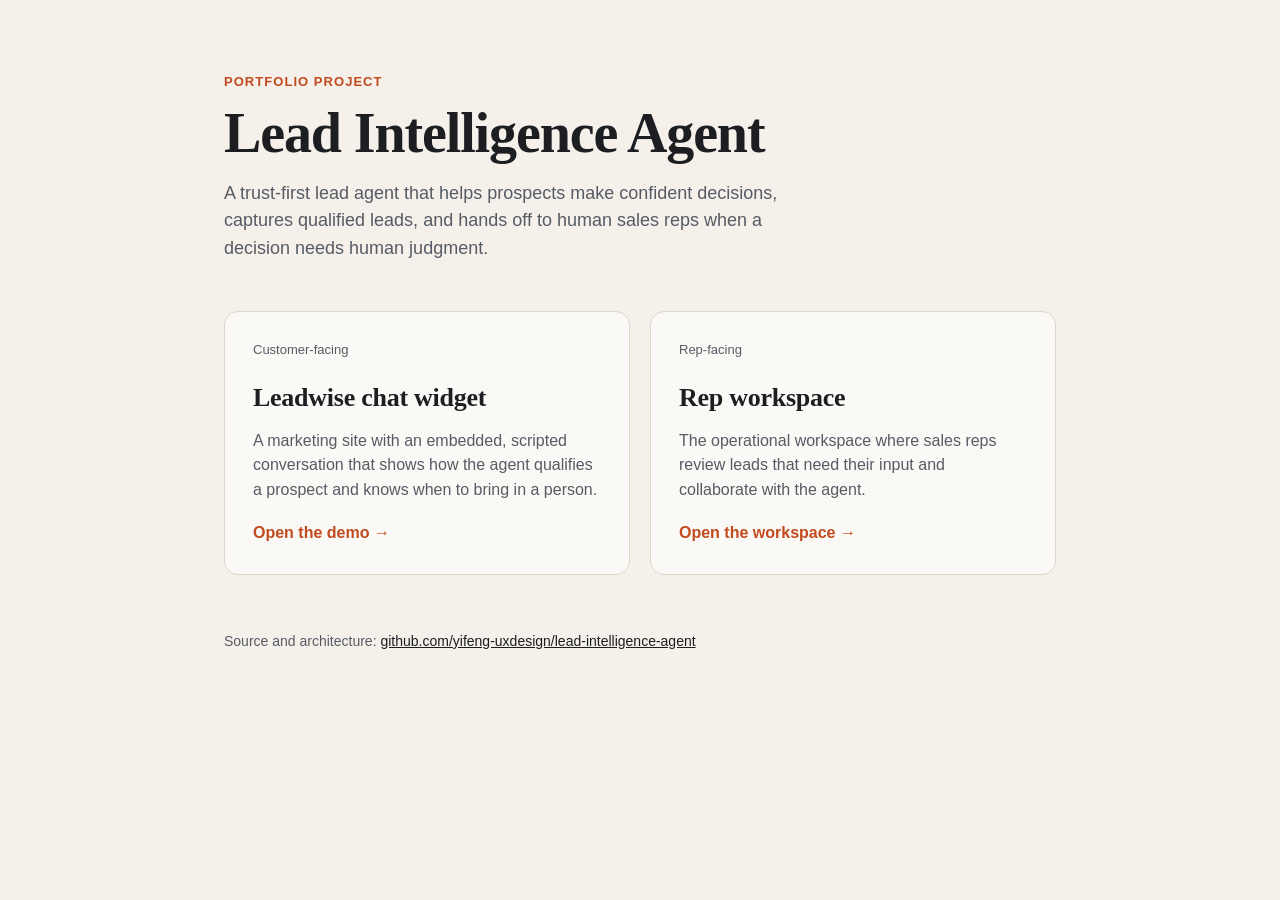
<file: index.html>
<!DOCTYPE html>
<html lang="en">
<head>
  <meta charset="UTF-8">
  <meta name="viewport" content="width=device-width, initial-scale=1.0">
  <title>Lead Intelligence Agent — Demos</title>
  <meta name="description" content="A trust-first lead agent that qualifies prospects and coordinates with human sales reps. Two demos: the customer-facing chat widget and the rep workspace.">
  <link rel="icon" href="data:image/svg+xml,%3Csvg xmlns='http://www.w3.org/2000/svg' viewBox='0 0 24 24'%3E%3Crect width='24' height='24' rx='6' fill='%231c1e22'/%3E%3Cpath d='M8.5 5.5v12h8' fill='none' stroke='%23e0703f' stroke-width='2.8' stroke-linecap='round' stroke-linejoin='round'/%3E%3Ccircle cx='16.5' cy='8' r='2' fill='%23e0703f'/%3E%3C/svg%3E">
  <style>
    :root {
      --bg: #f5f1ea; --surface: #fbf9f5; --ink: #1c1e22; --muted: #565b65;
      --line: #ddd5c8; --accent: #c24a1f;
      --serif: "Iowan Old Style", "Palatino Linotype", Palatino, "Book Antiqua", Georgia, serif;
      --sans: -apple-system, BlinkMacSystemFont, "Segoe UI", Roboto, "Helvetica Neue", Arial, sans-serif;
    }
    * { box-sizing: border-box; }
    body { margin: 0; background: var(--bg); color: var(--ink); font-family: var(--sans); line-height: 1.55; }
    main { max-width: 880px; margin: 0 auto; padding: 72px 24px 64px; }
    .eyebrow { font-size: 13px; letter-spacing: .08em; text-transform: uppercase; color: var(--accent); font-weight: 600; margin: 0 0 12px; }
    h1 { font-family: var(--serif); font-size: clamp(36px, 5.5vw, 56px); line-height: 1.06; letter-spacing: -0.02em; margin: 0 0 16px; }
    .lede { font-size: 18px; color: var(--muted); max-width: 60ch; margin: 0 0 48px; }
    .cards { display: grid; grid-template-columns: repeat(auto-fit, minmax(260px, 1fr)); gap: 20px; }
    .card { display: block; background: var(--surface); border: 1px solid var(--line); border-radius: 14px; padding: 28px; color: inherit; text-decoration: none; transition: border-color .15s, transform .15s; }
    .card:hover, .card:focus-visible { border-color: var(--accent); transform: translateY(-2px); }
    .card:focus-visible { outline: 2px solid var(--accent); outline-offset: 3px; }
    .card__label { font-size: 13px; color: var(--muted); margin: 0 0 6px; }
    .card h2 { font-family: var(--serif); font-size: 26px; letter-spacing: -0.01em; margin: 0 0 10px; }
    .card p { margin: 0 0 18px; color: var(--muted); }
    .card__cta { color: var(--accent); font-weight: 600; }
    footer { margin-top: 56px; font-size: 14px; color: var(--muted); }
    footer a { color: var(--ink); }
    @media (prefers-reduced-motion: reduce) { .card { transition: none; } .card:hover { transform: none; } }
  </style>
</head>
<body>
  <main>
    <p class="eyebrow">Portfolio project</p>
    <h1>Lead Intelligence Agent</h1>
    <p class="lede">A trust-first lead agent that helps prospects make confident decisions, captures qualified leads, and hands off to human sales reps when a decision needs human judgment.</p>

    <div class="cards">
      <a class="card" href="./leadwise/">
        <p class="card__label">Customer-facing</p>
        <h2>Leadwise chat widget</h2>
        <p>A marketing site with an embedded, scripted conversation that shows how the agent qualifies a prospect and knows when to bring in a person.</p>
        <span class="card__cta">Open the demo →</span>
      </a>
      <a class="card" href="./rep-workspace/">
        <p class="card__label">Rep-facing</p>
        <h2>Rep workspace</h2>
        <p>The operational workspace where sales reps review leads that need their input and collaborate with the agent.</p>
        <span class="card__cta">Open the workspace →</span>
      </a>
    </div>

    <footer>
      Source and architecture: <a href="https://github.com/yifeng-uxdesign/lead-intelligence-agent">github.com/yifeng-uxdesign/lead-intelligence-agent</a>
    </footer>
  </main>
</body>
</html>
</file>
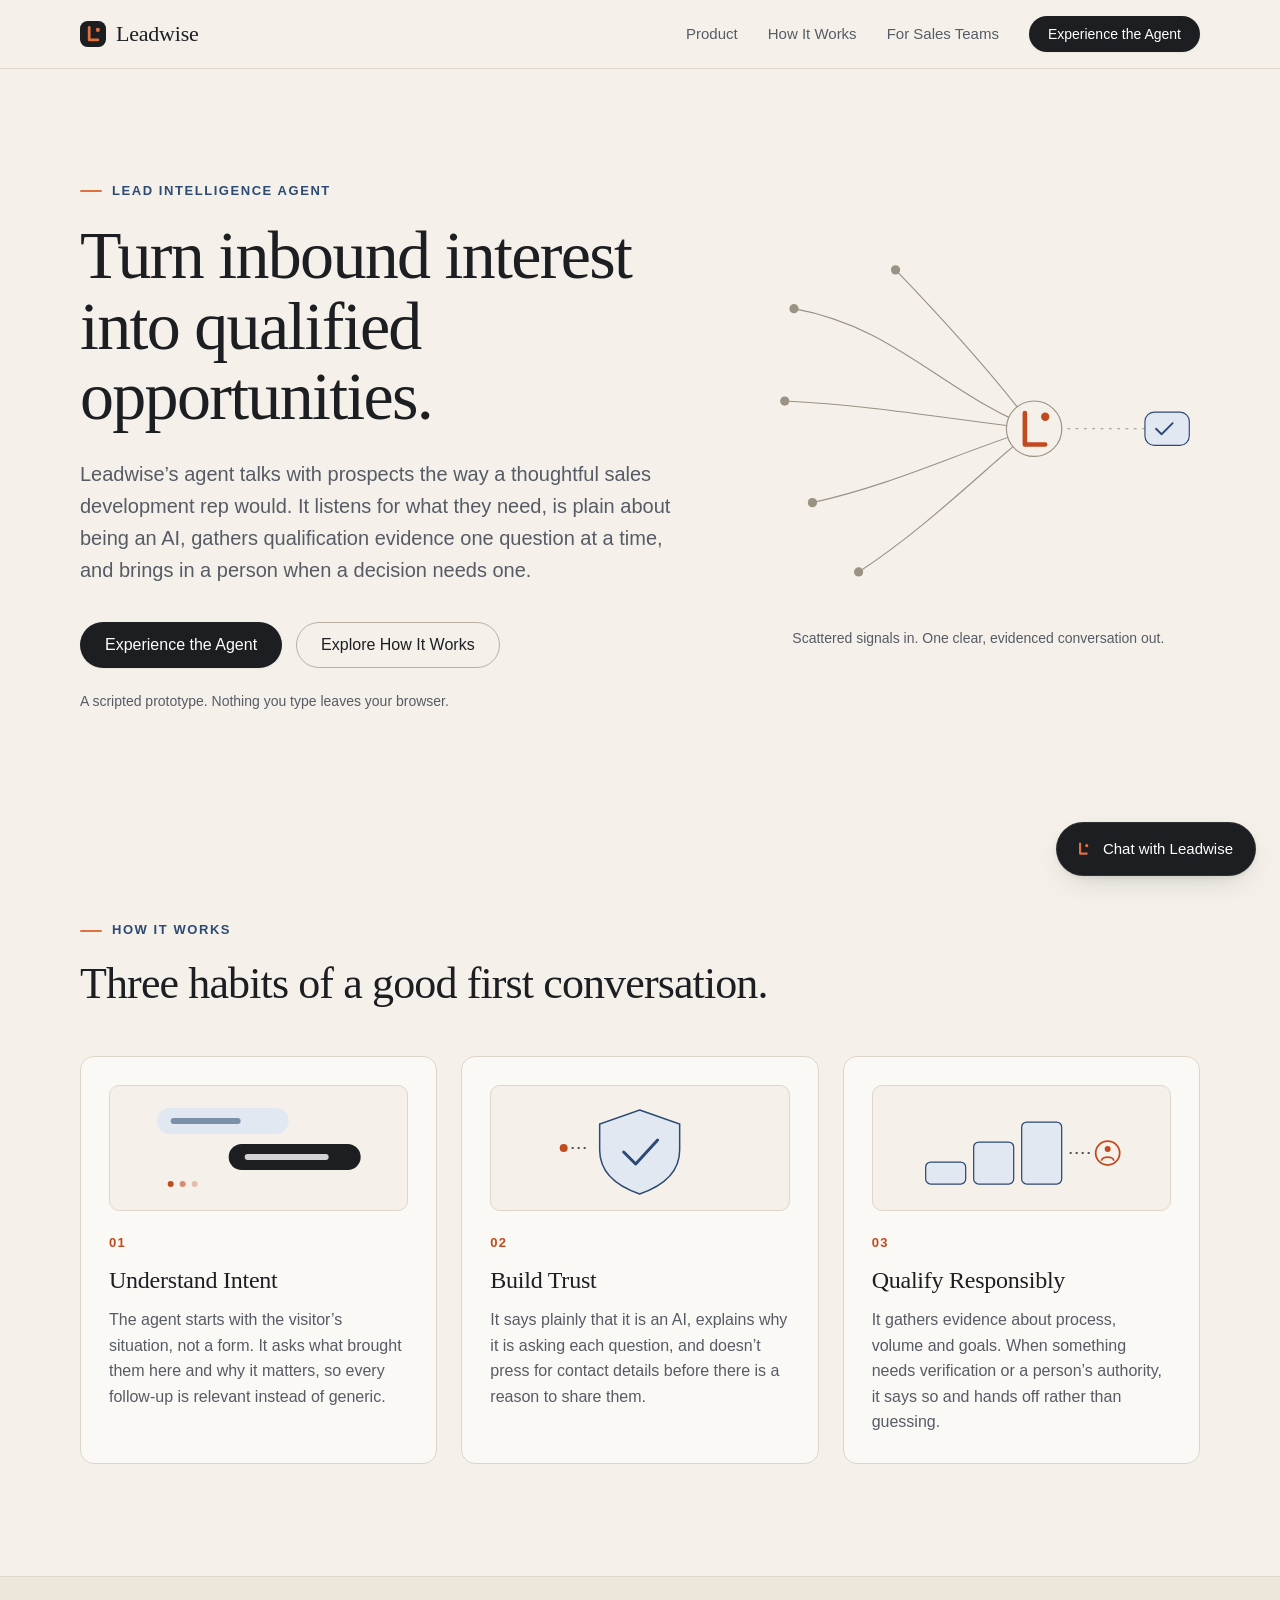
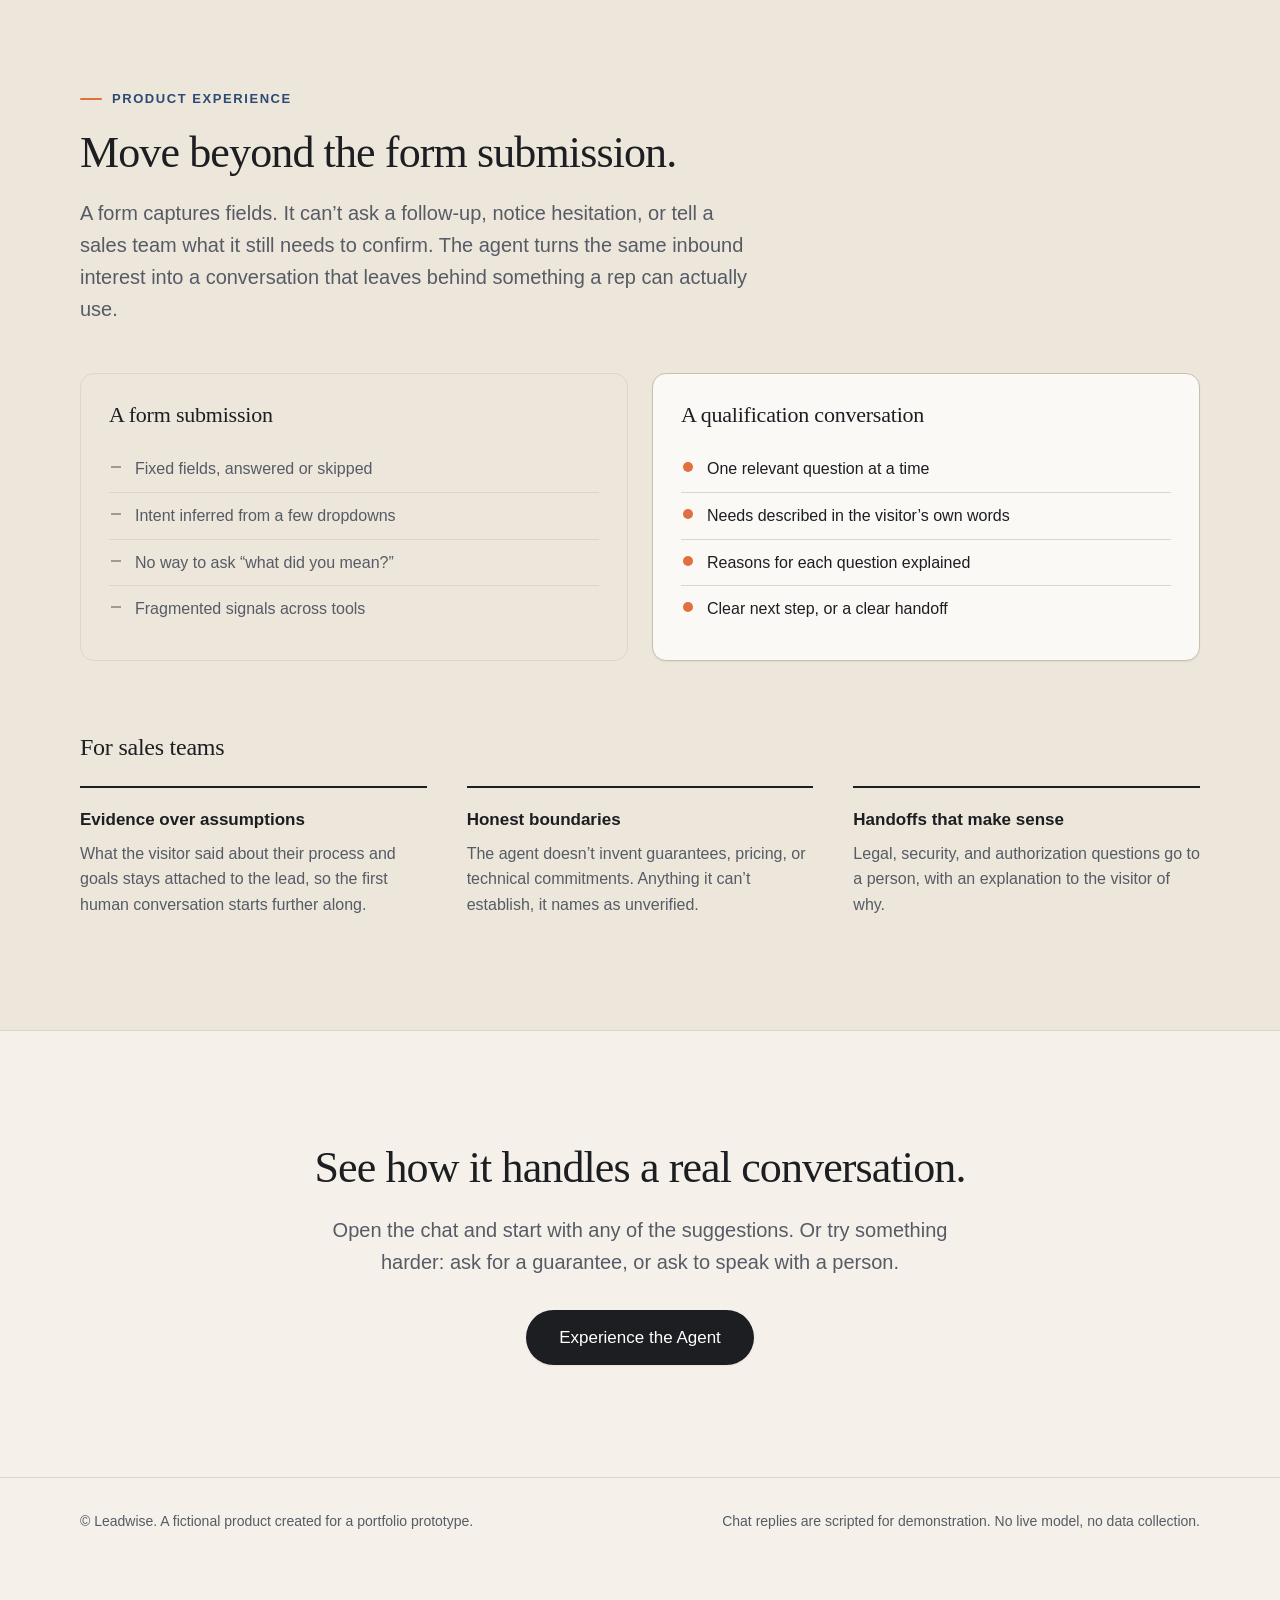
<file: leadwise/index.html>
<!doctype html>
<html lang="en">
<head>
  <meta charset="utf-8">
  <meta name="viewport" content="width=device-width, initial-scale=1">
  <title>Leadwise — Lead Intelligence Agent</title>
  <meta name="description" content="Leadwise's Lead Intelligence Agent turns inbound interest into qualified opportunities by understanding needs, building trust, and qualifying responsibly. A fictional portfolio prototype.">
  <link rel="icon" href="data:image/svg+xml,%3Csvg xmlns='http://www.w3.org/2000/svg' viewBox='0 0 24 24'%3E%3Crect width='24' height='24' rx='6' fill='%231c1e22'/%3E%3Cpath d='M8.5 5.5v12h8' fill='none' stroke='%23e0703f' stroke-width='2.8' stroke-linecap='round' stroke-linejoin='round'/%3E%3Ccircle cx='16.5' cy='8' r='2' fill='%23e0703f'/%3E%3C/svg%3E">
  <link rel="stylesheet" href="./styles.css">
</head>
<body>
  <a class="skip-link" href="#main">Skip to content</a>

  <header class="site-header">
    <div class="wrap site-header__inner">
      <a class="brand" href="#top" aria-label="Leadwise home">
        <svg class="brand__mark" width="26" height="26" viewBox="0 0 24 24" aria-hidden="true">
          <rect width="24" height="24" rx="7" fill="currentColor"/>
          <path d="M8.5 6v11.5h8" fill="none" stroke="var(--accent-bright)" stroke-width="2.6" stroke-linecap="round" stroke-linejoin="round"/>
          <circle cx="16.5" cy="8.2" r="1.9" fill="var(--accent-bright)"/>
        </svg>
        <span class="brand__name">Leadwise</span>
      </a>

      <button class="nav-toggle" type="button" data-nav-toggle aria-expanded="false" aria-controls="site-nav">
        <span class="nav-toggle__label">Menu</span>
        <span class="nav-toggle__bars" aria-hidden="true"><span></span><span></span></span>
      </button>

      <nav id="site-nav" class="site-nav" data-nav aria-label="Primary">
        <a class="site-nav__link" href="#product">Product</a>
        <a class="site-nav__link" href="#how-it-works">How It Works</a>
        <a class="site-nav__link" href="#for-sales-teams">For Sales Teams</a>
        <a class="btn btn--primary btn--small" href="#experience" data-open-widget>Experience the Agent</a>
      </nav>
    </div>
  </header>

  <main id="main">
    <!-- Hero -->
    <section class="hero" id="top">
      <div class="wrap hero__grid">
        <div class="hero__copy">
          <p class="eyebrow">Lead Intelligence Agent</p>
          <h1>Turn inbound interest into qualified opportunities.</h1>
          <p class="lede">
            Leadwise’s agent talks with prospects the way a thoughtful sales development rep would. It listens for what they
            need, is plain about being an AI, gathers qualification evidence one question at a time, and brings in a person
            when a decision needs one.
          </p>
          <div class="hero__actions">
            <a class="btn btn--primary" href="#experience" data-open-widget>Experience the Agent</a>
            <a class="btn btn--ghost" href="#how-it-works">Explore How It Works</a>
          </div>
          <p class="hero__note">A scripted prototype. Nothing you type leaves your browser.</p>
        </div>

        <div class="hero__visual" aria-hidden="true">
          <svg viewBox="0 0 480 400" role="presentation" focusable="false">
            <g class="hv-lines" fill="none" stroke="currentColor" stroke-width="1.25">
              <path d="M40 70 C 150 90, 200 160, 300 200"/>
              <path d="M30 170 C 130 175, 210 190, 300 200"/>
              <path d="M60 280 C 150 260, 220 225, 300 200"/>
              <path d="M110 355 C 180 310, 245 245, 300 200"/>
              <path d="M150 28 C 200 80, 255 140, 300 200"/>
            </g>
            <g class="hv-dots" fill="currentColor">
              <circle cx="40" cy="70" r="5"/><circle cx="30" cy="170" r="5"/><circle cx="60" cy="280" r="5"/>
              <circle cx="110" cy="355" r="5"/><circle cx="150" cy="28" r="5"/>
            </g>
            <path class="hv-path" d="M300 200 H 420" stroke="currentColor" stroke-width="1.25" stroke-dasharray="3 6"/>
            <circle cx="300" cy="200" r="30" fill="var(--bg)" stroke="currentColor" stroke-width="1.25"/>
            <g class="hv-star" fill="none" stroke="var(--accent)" stroke-width="5" stroke-linecap="round" stroke-linejoin="round"><path d="M290 183v34h22"/></g>
            <circle cx="312" cy="187" r="4.5" fill="var(--accent)"/>
            <rect x="420" y="182" width="48" height="36" rx="10" fill="var(--blue-soft)" stroke="var(--blue)" stroke-width="1.25"/>
            <path d="M432 200l6 6 12-12" fill="none" stroke="var(--blue)" stroke-width="2" stroke-linecap="round" stroke-linejoin="round"/>
          </svg>
          <p class="hero__caption">Scattered signals in. One clear, evidenced conversation out.</p>
        </div>
      </div>
    </section>

    <!-- How it works -->
    <section class="section" id="how-it-works" aria-labelledby="how-title">
      <div class="wrap">
        <header class="section__head">
          <p class="eyebrow">How It Works</p>
          <h2 id="how-title">Three habits of a good first conversation.</h2>
        </header>

        <ol class="cards">
          <li class="card">
            <div class="card__visual" aria-hidden="true">
              <svg viewBox="0 0 220 96" focusable="false">
                <rect x="8" y="8" width="132" height="26" rx="13" fill="var(--blue-soft)"/>
                <rect x="22" y="18" width="70" height="6" rx="3" fill="var(--blue)" opacity=".55"/>
                <rect x="80" y="44" width="132" height="26" rx="13" fill="var(--ink)"/>
                <rect x="96" y="54" width="84" height="6" rx="3" fill="#fff" opacity=".8"/>
                <circle cx="22" cy="84" r="3" fill="var(--accent)"/><circle cx="34" cy="84" r="3" fill="var(--accent)" opacity=".6"/><circle cx="46" cy="84" r="3" fill="var(--accent)" opacity=".3"/>
              </svg>
            </div>
            <p class="card__index">01</p>
            <h3>Understand Intent</h3>
            <p>The agent starts with the visitor’s situation, not a form. It asks what brought them here and why it matters, so every follow-up is relevant instead of generic.</p>
          </li>

          <li class="card">
            <div class="card__visual" aria-hidden="true">
              <svg viewBox="0 0 220 96" focusable="false">
                <path d="M110 10l40 14v26c0 22-17 36-40 44-23-8-40-22-40-44V24z" fill="var(--blue-soft)" stroke="var(--blue)" stroke-width="1.5"/>
                <path d="M94 52l12 12 22-24" fill="none" stroke="var(--blue)" stroke-width="3" stroke-linecap="round" stroke-linejoin="round"/>
                <circle cx="34" cy="48" r="4" fill="var(--accent)"/><path d="M42 48h14" stroke="var(--ink)" stroke-width="1.5" stroke-dasharray="2 4"/>
              </svg>
            </div>
            <p class="card__index">02</p>
            <h3>Build Trust</h3>
            <p>It says plainly that it is an AI, explains why it is asking each question, and doesn’t press for contact details before there is a reason to share them.</p>
          </li>

          <li class="card">
            <div class="card__visual" aria-hidden="true">
              <svg viewBox="0 0 220 96" focusable="false">
                <rect x="14" y="62" width="40" height="22" rx="5" fill="var(--blue-soft)" stroke="var(--blue)" stroke-width="1.25"/>
                <rect x="62" y="42" width="40" height="42" rx="5" fill="var(--blue-soft)" stroke="var(--blue)" stroke-width="1.25"/>
                <rect x="110" y="22" width="40" height="62" rx="5" fill="var(--blue-soft)" stroke="var(--blue)" stroke-width="1.25"/>
                <path d="M158 53h22" stroke="var(--ink)" stroke-width="1.5" stroke-dasharray="2 4"/>
                <circle cx="196" cy="53" r="12" fill="var(--bg)" stroke="var(--accent)" stroke-width="1.75"/>
                <circle cx="196" cy="49" r="3" fill="var(--accent)"/><path d="M190 60c1.5-4 10.5-4 12 0" fill="none" stroke="var(--accent)" stroke-width="1.75" stroke-linecap="round"/>
              </svg>
            </div>
            <p class="card__index">03</p>
            <h3>Qualify Responsibly</h3>
            <p>It gathers evidence about process, volume and goals. When something needs verification or a person’s authority, it says so and hands off rather than guessing.</p>
          </li>
        </ol>
      </div>
    </section>

    <!-- Product experience -->
    <section class="section section--band" id="product" aria-labelledby="product-title">
      <div class="wrap">
        <header class="section__head section__head--wide">
          <p class="eyebrow">Product Experience</p>
          <h2 id="product-title">Move beyond the form submission.</h2>
          <p class="lede">
            A form captures fields. It can’t ask a follow-up, notice hesitation, or tell a sales team what it still needs to
            confirm. The agent turns the same inbound interest into a conversation that leaves behind something a rep can
            actually use.
          </p>
        </header>

        <div class="compare">
          <div class="compare__col">
            <h3>A form submission</h3>
            <ul>
              <li>Fixed fields, answered or skipped</li>
              <li>Intent inferred from a few dropdowns</li>
              <li>No way to ask “what did you mean?”</li>
              <li>Fragmented signals across tools</li>
            </ul>
          </div>
          <div class="compare__col compare__col--agent">
            <h3>A qualification conversation</h3>
            <ul>
              <li>One relevant question at a time</li>
              <li>Needs described in the visitor’s own words</li>
              <li>Reasons for each question explained</li>
              <li>Clear next step, or a clear handoff</li>
            </ul>
          </div>
        </div>

        <div class="teams" id="for-sales-teams" aria-labelledby="teams-title">
          <h3 id="teams-title">For sales teams</h3>
          <div class="teams__grid">
            <div>
              <h4>Evidence over assumptions</h4>
              <p>What the visitor said about their process and goals stays attached to the lead, so the first human conversation starts further along.</p>
            </div>
            <div>
              <h4>Honest boundaries</h4>
              <p>The agent doesn’t invent guarantees, pricing, or technical commitments. Anything it can’t establish, it names as unverified.</p>
            </div>
            <div>
              <h4>Handoffs that make sense</h4>
              <p>Legal, security, and authorization questions go to a person, with an explanation to the visitor of why.</p>
            </div>
          </div>
        </div>
      </div>
    </section>

    <!-- Final CTA -->
    <section class="section cta" id="experience" aria-labelledby="cta-title">
      <div class="wrap cta__inner">
        <h2 id="cta-title">See how it handles a real conversation.</h2>
        <p class="lede">
          Open the chat and start with any of the suggestions. Or try something harder: ask for a guarantee, or ask to
          speak with a person.
        </p>
        <a class="btn btn--primary btn--large" href="#experience" data-open-widget>Experience the Agent</a>
      </div>
    </section>
  </main>

  <footer class="site-footer">
    <div class="wrap site-footer__inner">
      <p>© Leadwise. A fictional product created for a portfolio prototype.</p>
      <p>Chat replies are scripted for demonstration. No live model, no data collection.</p>
    </div>
  </footer>

  <div id="ns-widget-root"></div>
  <script type="module" src="./main.js"></script>
</body>
</html>
</file>
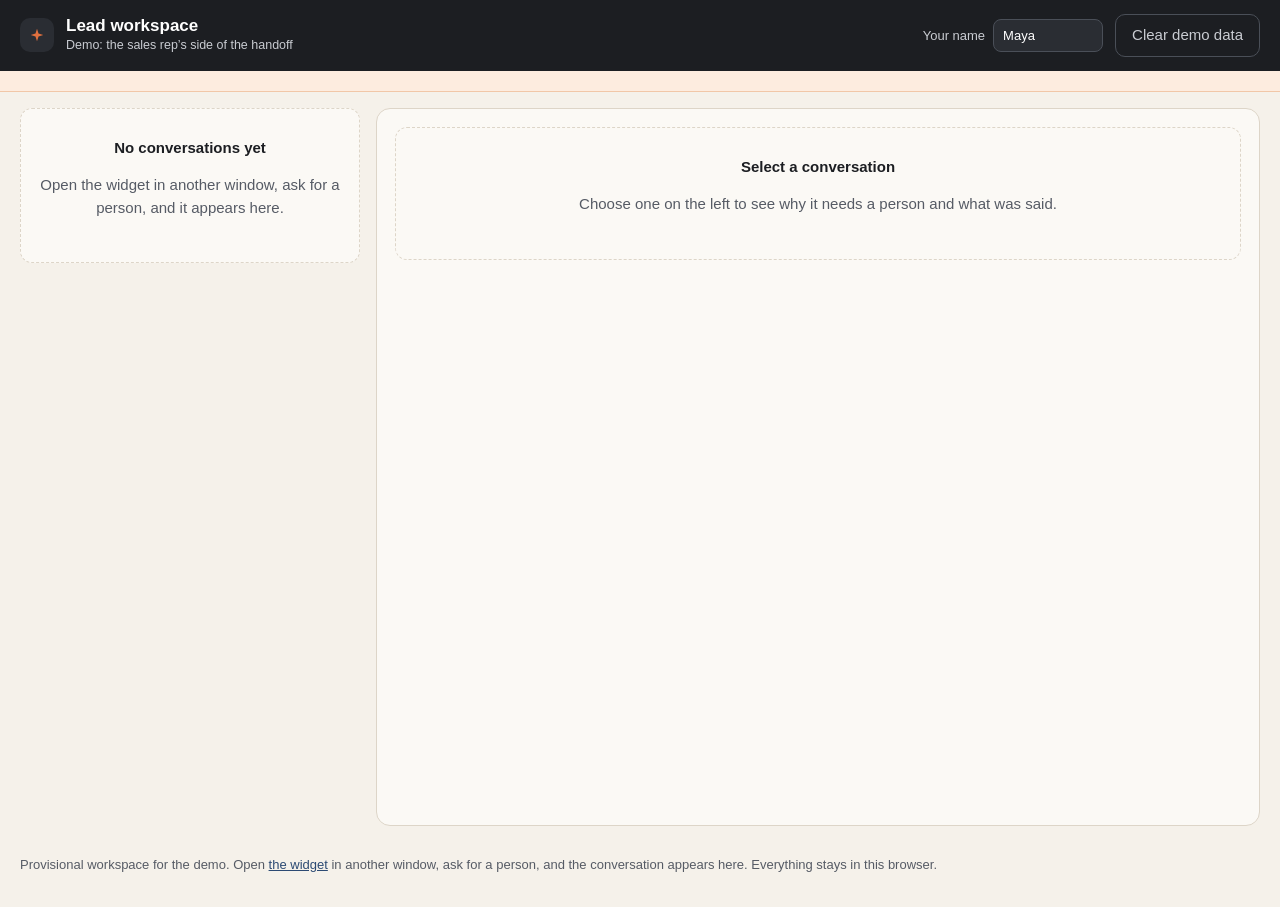
<file: northstar/workspace.html>
<!doctype html>
<html lang="en">
<head>
  <meta charset="utf-8">
  <meta name="viewport" content="width=device-width, initial-scale=1">
  <title>Lead workspace · Northstar demo</title>
  <meta name="description" content="The sales rep's side of the Northstar handoff demo: see conversations that need a person, join them, and reply.">
  <link rel="stylesheet" href="workspace.css">
</head>
<body>
  <header class="ws-top">
    <div class="ws-brand">
      <span class="ws-mark" aria-hidden="true"></span>
      <div>
        <h1>Lead workspace</h1>
        <p>Demo: the sales rep’s side of the handoff</p>
      </div>
    </div>
    <div class="ws-top__actions">
      <label class="ws-name">Your name <input id="ws-name" value="Maya" maxlength="24" autocomplete="off"></label>
      <button type="button" class="ws-btn ws-btn--quiet" id="ws-clear">Clear demo data</button>
    </div>
  </header>

  <div class="ws-banner" id="ws-banner" role="status" aria-live="polite" hidden></div>

  <main class="ws-main">
    <nav class="ws-list" id="ws-list" aria-label="Conversations"></nav>
    <section class="ws-detail" id="ws-detail" aria-label="Conversation"></section>
  </main>

  <footer class="ws-foot">
    <p>Provisional workspace for the demo. Open <a href="index.html" target="_blank" rel="noopener">the widget</a> in another window, ask for a person, and the conversation appears here. Everything stays in this browser.</p>
  </footer>

  <script type="module" src="./workspace.js"></script>
</body>
</html>
</file>
<file: leadwise/styles.css>
/* Leadwise — site + widget styles. No external fonts or assets. */

:root {
  --bg: #f5f1ea;
  --surface: #fbf9f5;
  --band: #ece6db;
  --ink: #1c1e22;
  --muted: #565b65;
  --line: #ddd5c8;
  --blue: #2c4a73;
  --blue-soft: #e1e8f1;
  --accent: #c24a1f;          /* text/UI-safe on light surfaces */
  --accent-bright: #e0703f;   /* decorative only */
  --ok: #2f8f6a;
  --radius: 14px;
  --shadow-sm: 0 1px 2px rgba(28, 30, 34, 0.06);
  --shadow-md: 0 10px 30px -12px rgba(28, 30, 34, 0.25), 0 2px 6px rgba(28, 30, 34, 0.06);
  --serif: "Iowan Old Style", "Palatino Linotype", Palatino, "Book Antiqua", Georgia, serif;
  --sans: -apple-system, BlinkMacSystemFont, "Segoe UI", Roboto, "Helvetica Neue", Arial, sans-serif;
  --header-h: 68px;
}

*, *::before, *::after { box-sizing: border-box; }

html { scroll-behavior: smooth; scroll-padding-top: calc(var(--header-h) + 12px); }
@media (prefers-reduced-motion: reduce) { html { scroll-behavior: auto; } }

body {
  margin: 0;
  background: var(--bg);
  color: var(--ink);
  font-family: var(--sans);
  font-size: 17px;
  line-height: 1.6;
  -webkit-font-smoothing: antialiased;
}

img, svg { display: block; max-width: 100%; }
a { color: inherit; }
h1, h2, h3, h4 { margin: 0; font-weight: 500; }
p { margin: 0; }
ul, ol { margin: 0; padding: 0; list-style: none; }

:focus-visible { outline: 2px solid var(--blue); outline-offset: 3px; border-radius: 6px; }

.visually-hidden {
  position: absolute !important;
  width: 1px; height: 1px;
  margin: -1px; padding: 0; border: 0;
  overflow: hidden; clip: rect(0 0 0 0); white-space: nowrap;
}

.skip-link {
  position: absolute; left: 12px; top: -60px; z-index: 100;
  background: var(--ink); color: #fff; padding: 10px 16px; border-radius: 8px; text-decoration: none;
}
.skip-link:focus { top: 12px; }

.wrap { width: min(1120px, 100% - 48px); margin-inline: auto; }

/* ---------- Header ---------- */
.site-header {
  position: sticky; top: 0; z-index: 40;
  background: rgba(245, 241, 234, 0.92);
  backdrop-filter: blur(8px);
  border-bottom: 1px solid var(--line);
}
.site-header__inner { display: flex; align-items: center; justify-content: space-between; min-height: var(--header-h); }

.brand { display: inline-flex; align-items: center; gap: 10px; text-decoration: none; color: var(--ink); }
.brand__mark { color: var(--ink); }
.brand__name { font-family: var(--serif); font-size: 22px; letter-spacing: -0.01em; }

.site-nav { display: flex; align-items: center; gap: 30px; }
.site-nav__link {
  position: relative; text-decoration: none; font-size: 15px; color: var(--muted);
  padding: 6px 0; transition: color .15s ease;
}
.site-nav__link::after {
  content: ""; position: absolute; left: 0; right: 0; bottom: 0; height: 1.5px;
  background: var(--accent); transform: scaleX(0); transform-origin: left; transition: transform .2s ease;
}
.site-nav__link:hover { color: var(--ink); }
.site-nav__link:hover::after { transform: scaleX(1); }

.nav-toggle {
  display: none; align-items: center; gap: 10px;
  background: none; border: 1px solid var(--line); border-radius: 999px;
  padding: 8px 14px; font: inherit; font-size: 14px; color: var(--ink); cursor: pointer;
}
.nav-toggle__bars { display: grid; gap: 4px; }
.nav-toggle__bars span { display: block; width: 16px; height: 1.5px; background: currentColor; transition: transform .2s ease; }
.nav-toggle[aria-expanded="true"] .nav-toggle__bars span:first-child { transform: translateY(2.75px) rotate(45deg); }
.nav-toggle[aria-expanded="true"] .nav-toggle__bars span:last-child { transform: translateY(-2.75px) rotate(-45deg); }

/* ---------- Buttons ---------- */
.btn {
  display: inline-flex; align-items: center; justify-content: center; gap: 8px;
  padding: 14px 24px; border-radius: 999px; border: 1px solid transparent;
  font: inherit; font-size: 16px; font-weight: 500; line-height: 1; text-decoration: none; cursor: pointer;
  transition: background-color .15s ease, border-color .15s ease, transform .15s ease, box-shadow .15s ease;
}
.btn--primary { background: var(--ink); color: #fff; box-shadow: var(--shadow-sm); }
.btn--primary:hover { background: #000; box-shadow: var(--shadow-md); transform: translateY(-1px); }
.btn--ghost { background: transparent; color: var(--ink); border-color: #b9b0a1; }
.btn--ghost:hover { border-color: var(--ink); background: rgba(28, 30, 34, 0.04); }
.btn--small { padding: 10px 18px; font-size: 14px; }
.btn--large { padding: 18px 32px; font-size: 17px; }
.btn:active { transform: translateY(0); }

/* ---------- Type ---------- */
.eyebrow {
  font-size: 13px; font-weight: 600; letter-spacing: 0.12em; text-transform: uppercase;
  color: var(--blue); margin-bottom: 18px;
  display: flex; align-items: center; gap: 10px;
}
.eyebrow::before { content: ""; width: 22px; height: 2px; background: var(--accent-bright); border-radius: 2px; }

h1 { font-family: var(--serif); font-size: clamp(40px, 6vw, 68px); line-height: 1.04; letter-spacing: -0.025em; }
h2 { font-family: var(--serif); font-size: clamp(30px, 4vw, 44px); line-height: 1.12; letter-spacing: -0.02em; }
h3 { font-family: var(--serif); font-size: 24px; line-height: 1.2; letter-spacing: -0.01em; }
h4 { font-size: 17px; font-weight: 600; }
.lede { font-size: clamp(18px, 2vw, 20px); line-height: 1.6; color: var(--muted); max-width: 60ch; }

/* ---------- Hero ---------- */
.hero { padding: clamp(56px, 9vw, 112px) 0 clamp(48px, 8vw, 96px); }
.hero__grid { display: grid; grid-template-columns: minmax(0, 1.15fr) minmax(0, 0.85fr); gap: clamp(32px, 6vw, 80px); align-items: center; }
.hero__copy h1 { margin-bottom: 26px; }
.hero__copy .lede { margin-bottom: 36px; }
.hero__actions { display: flex; flex-wrap: wrap; gap: 14px; }
.hero__note { margin-top: 22px; font-size: 14px; color: var(--muted); }

.hero__visual { color: #9a9283; }
.hero__visual svg { width: 100%; height: auto; }
.hero__caption { margin-top: 14px; font-size: 14px; color: var(--muted); text-align: center; }

/* ---------- Sections ---------- */
.section { padding: clamp(64px, 9vw, 112px) 0; }
.section--band { background: var(--band); border-block: 1px solid var(--line); }
.section__head { max-width: 720px; margin-bottom: 48px; }
.section__head--wide { max-width: 800px; }
.section__head h2 { margin-bottom: 20px; }

/* ---------- Cards ---------- */
.cards { display: grid; grid-template-columns: repeat(3, minmax(0, 1fr)); gap: 24px; }
.card {
  background: var(--surface); border: 1px solid var(--line); border-radius: var(--radius);
  padding: 28px; display: flex; flex-direction: column; gap: 12px;
  transition: border-color .2s ease, box-shadow .2s ease, transform .2s ease;
}
.card:hover { border-color: #c9bfae; box-shadow: var(--shadow-md); transform: translateY(-2px); }
.card__visual { background: var(--bg); border: 1px solid var(--line); border-radius: 10px; padding: 14px; margin-bottom: 10px; }
.card__visual svg { width: 100%; height: 96px; }
.card__index { font-size: 13px; font-weight: 600; letter-spacing: 0.1em; color: var(--accent); }
.card p:last-child { color: var(--muted); font-size: 16px; }

/* ---------- Product experience ---------- */
.compare { display: grid; grid-template-columns: repeat(2, minmax(0, 1fr)); gap: 24px; margin-bottom: 72px; }
.compare__col { border: 1px solid var(--line); border-radius: var(--radius); padding: 28px; background: transparent; }
.compare__col--agent { background: var(--surface); border-color: #c9bfae; box-shadow: var(--shadow-sm); }
.compare__col h3 { margin-bottom: 18px; font-size: 22px; }
.compare__col li { padding: 10px 0 10px 26px; position: relative; border-top: 1px solid var(--line); color: var(--muted); font-size: 16px; }
.compare__col li:first-child { border-top: 0; }
.compare__col li::before { content: ""; position: absolute; left: 2px; top: 20px; width: 10px; height: 2px; background: #a39a8a; }
.compare__col--agent li { color: var(--ink); }
.compare__col--agent li::before { height: 10px; width: 10px; top: 16px; border-radius: 50%; background: var(--accent-bright); }

.teams h3 { margin-bottom: 24px; }
.teams__grid { display: grid; grid-template-columns: repeat(3, minmax(0, 1fr)); gap: 40px; }
.teams__grid > div { border-top: 2px solid var(--ink); padding-top: 18px; }
.teams__grid h4 { margin-bottom: 8px; }
.teams__grid p { color: var(--muted); font-size: 16px; }

/* ---------- Final CTA ---------- */
.cta__inner { text-align: center; display: flex; flex-direction: column; align-items: center; gap: 22px; }
.cta__inner .lede { margin-bottom: 10px; }

/* ---------- Footer ---------- */
.site-footer { border-top: 1px solid var(--line); padding: 32px 0 120px; font-size: 14px; color: var(--muted); }
.site-footer__inner { display: flex; flex-wrap: wrap; justify-content: space-between; gap: 8px 32px; }

/* ====================================================================
   Chat widget
   ==================================================================== */
#ns-widget-root { position: relative; z-index: 60; }

.ns-launcher {
  position: fixed; right: 24px; bottom: 24px; z-index: 60;
  display: inline-flex; align-items: center; gap: 10px;
  padding: 14px 22px 14px 16px; border-radius: 999px;
  background: var(--ink); color: #fff; border: 1px solid rgba(255, 255, 255, 0.08);
  font: inherit; font-size: 15px; font-weight: 500; cursor: pointer;
  box-shadow: var(--shadow-md);
  transition: transform .15s ease, box-shadow .15s ease, background-color .15s ease;
}
.ns-launcher:hover { transform: translateY(-2px); background: #000; }
.ns-launcher__icon { display: grid; place-items: center; color: var(--accent-bright); }

.ns-panel {
  position: fixed; right: 24px; bottom: 90px; z-index: 61;
  width: min(420px, calc(100vw - 32px));
  height: min(680px, calc(100dvh - 118px));
  display: flex; flex-direction: column;
  background: var(--surface); border: 1px solid var(--line); border-radius: 20px;
  box-shadow: 0 24px 60px -20px rgba(28, 30, 34, 0.4), 0 4px 12px rgba(28, 30, 34, 0.08);
  overflow: hidden;
}
.ns-panel[hidden] { display: none; }
.ns-panel--in { animation: ns-in .22s ease-out; transform-origin: bottom right; }
@keyframes ns-in { from { opacity: 0; transform: translateY(10px) scale(.97); } to { opacity: 1; transform: none; } }

.ns-panel__header {
  display: flex; align-items: center; justify-content: space-between; gap: 12px;
  padding: 14px 16px; background: var(--ink); color: #fff;
}
.ns-panel__identity { display: flex; align-items: center; gap: 12px; min-width: 0; }
.ns-panel__mark {
  flex: none; width: 36px; height: 36px; border-radius: 10px;
  background: #2a2d33 url("data:image/svg+xml,%3Csvg xmlns='http://www.w3.org/2000/svg' viewBox='0 0 24 24'%3E%3Cpath d='M8.5 5.5v12h8' fill='none' stroke='%23e0703f' stroke-width='2.8' stroke-linecap='round' stroke-linejoin='round'/%3E%3Ccircle cx='16.5' cy='8' r='2' fill='%23e0703f'/%3E%3C/svg%3E") center / 22px no-repeat;
}
.ns-panel__name { font-family: var(--sans); font-size: 16px; font-weight: 600; line-height: 1.2; }
.ns-panel__status { display: flex; align-items: center; gap: 6px; font-size: 12.5px; color: #c9ccd2; }
.ns-panel__dot { width: 7px; height: 7px; border-radius: 50%; background: #4cc38a; }

.ns-panel__actions { display: flex; gap: 6px; flex: none; }
.ns-icon-btn {
  background: transparent; color: #e8eaee; border: 1px solid rgba(255, 255, 255, 0.22);
  border-radius: 999px; padding: 6px 12px; font: inherit; font-size: 13px; cursor: pointer;
  transition: background-color .15s ease, border-color .15s ease;
}
.ns-icon-btn:hover { background: rgba(255, 255, 255, 0.12); border-color: rgba(255, 255, 255, 0.4); }
.ns-panel .ns-icon-btn:focus-visible, .ns-panel__header :focus-visible { outline-color: #fff; }

.ns-panel__thread {
  flex: 1 1 auto; min-height: 0; overflow-y: auto; overscroll-behavior: contain;
  padding: 20px 16px 8px; display: flex; flex-direction: column; gap: 14px;
  background: var(--bg);
}
.ns-panel__thread:focus-visible { outline-offset: -3px; }

.ns-msg { max-width: 88%; display: flex; flex-direction: column; gap: 4px; }
.ns-msg__meta { font-size: 11.5px; color: var(--muted); letter-spacing: 0.01em; }
.ns-msg__text {
  padding: 11px 14px; border-radius: 16px; font-size: 15px; line-height: 1.5;
  overflow-wrap: anywhere; white-space: pre-wrap;
}
.ns-msg--assistant { align-self: flex-start; }
.ns-msg--assistant .ns-msg__text {
  background: var(--surface); border: 1px solid var(--line); border-top-left-radius: 5px; color: var(--ink);
}
.ns-msg--user { align-self: flex-end; align-items: flex-end; }
.ns-msg--user .ns-msg__text { background: var(--blue); color: #fff; border-top-right-radius: 5px; }

/* Customer-facing "why I'm asking" cue: quieter than a normal reply */
.ns-msg--cue .ns-msg__meta { display: none; }
.ns-msg--cue { margin-bottom: -6px; }
.ns-msg--cue .ns-msg__text {
  background: transparent; border: 0; border-left: 2px solid var(--accent-bright); border-radius: 0;
  padding: 2px 0 2px 12px; font-size: 13.5px; font-style: italic; color: var(--muted);
}

.ns-typing { align-self: flex-start; display: inline-flex; gap: 5px; padding: 13px 15px; background: var(--surface); border: 1px solid var(--line); border-radius: 16px; border-top-left-radius: 5px; }
.ns-typing span { width: 6px; height: 6px; border-radius: 50%; background: #8d8576; animation: ns-bounce 1.1s infinite ease-in-out; }
.ns-typing span:nth-child(2) { animation-delay: .15s; }
.ns-typing span:nth-child(3) { animation-delay: .3s; }
@keyframes ns-bounce { 0%, 60%, 100% { transform: translateY(0); opacity: .5; } 30% { transform: translateY(-4px); opacity: 1; } }

.ns-starters { display: flex; flex-wrap: wrap; gap: 8px; padding: 2px 0 10px; }
.ns-chip {
  font: inherit; font-size: 14px; line-height: 1.35; text-align: left; cursor: pointer;
  background: var(--surface); color: var(--blue); border: 1px solid #b7c4d8; border-radius: 999px; padding: 9px 14px;
  transition: background-color .15s ease, border-color .15s ease, color .15s ease;
}
.ns-chip:hover { background: var(--blue-soft); border-color: var(--blue); }
.ns-chip--quiet { color: var(--muted); border-color: var(--line); background: transparent; }
.ns-chip--quiet:hover { color: var(--ink); background: var(--surface); border-color: #b9b0a1; }

.ns-panel__composer {
  flex: none; display: flex; align-items: flex-end; gap: 8px;
  padding: 12px; background: var(--surface); border-top: 1px solid var(--line);
}
.ns-panel__composer textarea {
  flex: 1; min-width: 0; resize: none; max-height: 120px;
  font: inherit; font-size: 16px; /* 16px stops iOS zoom-on-focus */ line-height: 1.4; color: var(--ink);
  background: var(--bg); border: 1px solid var(--line); border-radius: 14px; padding: 10px 14px;
}
.ns-panel__composer textarea::placeholder { color: #82796a; }
.ns-panel__composer textarea:focus { outline: 2px solid var(--blue); outline-offset: 0; border-color: transparent; }
.ns-panel__composer textarea:disabled { opacity: .6; cursor: not-allowed; }
.ns-send {
  flex: none; font: inherit; font-size: 14px; font-weight: 600; cursor: pointer;
  background: var(--ink); color: #fff; border: 0; border-radius: 999px; padding: 11px 18px;
  transition: background-color .15s ease;
}
.ns-send:hover { background: #000; }

/* ====================================================================
   Responsive
   ==================================================================== */
@media (max-width: 900px) {
  .hero__grid { grid-template-columns: 1fr; }
  .hero__visual { max-width: 460px; margin-inline: auto; }
  .cards { grid-template-columns: 1fr; }
  .teams__grid { grid-template-columns: 1fr; gap: 28px; }
}

@media (max-width: 760px) {
  :root { --header-h: 62px; }
  .wrap { width: calc(100% - 40px); }
  .compare { grid-template-columns: 1fr; margin-bottom: 56px; }

  .nav-toggle { display: inline-flex; }
  .site-nav {
    display: none; position: absolute; left: 0; right: 0; top: 100%;
    flex-direction: column; align-items: stretch; gap: 0;
    background: var(--bg); border-bottom: 1px solid var(--line); padding: 8px 20px 20px;
    box-shadow: var(--shadow-md);
  }
  .site-nav.is-open { display: flex; }
  .site-nav__link { padding: 14px 0; border-bottom: 1px solid var(--line); font-size: 16px; }
  .site-nav__link::after { display: none; }
  .site-nav .btn { margin-top: 16px; }

  .hero__actions .btn { flex: 1 1 100%; }

  .ns-launcher { right: 16px; bottom: 16px; padding: 13px 18px 13px 14px; }
  .ns-launcher__label { font-size: 14px; }

  /* Near-full-screen conversation on phones */
  .ns-panel {
    inset: 0; width: 100%; height: 100dvh; border-radius: 0; border: 0;
  }
  .ns-panel__header { padding-top: max(14px, env(safe-area-inset-top)); }
  .ns-panel__composer { padding-bottom: max(12px, env(safe-area-inset-bottom)); }
  body.ns-chat-open { overflow: hidden; }
  body.ns-chat-open .ns-launcher { display: none; }
  .ns-msg { max-width: 92%; }
}

@media (prefers-reduced-motion: reduce) {
  *, *::before, *::after { animation-duration: .001ms !important; animation-iteration-count: 1 !important; transition-duration: .001ms !important; }
}
</file>
<file: northstar/workspace.css>
/* Lead workspace stand-in. Same palette as the site; no external assets. */
:root {
  --bg: #f5f1ea; --surface: #fbf9f5; --ink: #1c1e22; --muted: #565b65; --line: #ddd5c8;
  --blue: #2c4a73; --blue-soft: #e1e8f1; --accent: #c24a1f; --ok: #2f8f6a; --warn: #b7791f;
  --sans: -apple-system, BlinkMacSystemFont, "Segoe UI", Roboto, "Helvetica Neue", Arial, sans-serif;
}
*, *::before, *::after { box-sizing: border-box; }
body { margin: 0; background: var(--bg); color: var(--ink); font-family: var(--sans); font-size: 15px; line-height: 1.5; }
a { color: var(--blue); }
button { font: inherit; }
:focus-visible { outline: 2px solid var(--blue); outline-offset: 2px; }

.ws-top { display: flex; align-items: center; justify-content: space-between; gap: 16px; flex-wrap: wrap; padding: 14px 20px; background: var(--ink); color: #fff; }
.ws-brand { display: flex; align-items: center; gap: 12px; }
.ws-mark { width: 34px; height: 34px; border-radius: 10px; background: #2a2d33 url("data:image/svg+xml,%3Csvg xmlns='http://www.w3.org/2000/svg' viewBox='0 0 24 24'%3E%3Cpath d='M12 4.5l1.8 5.7L19.5 12l-5.7 1.8L12 19.5l-1.8-5.7L4.5 12l5.7-1.8z' fill='%23e0703f'/%3E%3C/svg%3E") center / 20px no-repeat; }
.ws-brand h1 { margin: 0; font-size: 17px; line-height: 1.2; }
.ws-brand p { margin: 0; font-size: 12.5px; color: #c9ccd2; }
.ws-top__actions { display: flex; align-items: center; gap: 12px; flex-wrap: wrap; }
.ws-name { display: flex; align-items: center; gap: 8px; font-size: 13px; color: #c9ccd2; }
.ws-name input { width: 110px; padding: 6px 9px; border-radius: 8px; border: 1px solid #4a4f58; background: #2a2d33; color: #fff; font: inherit; }

.ws-banner { display: flex; align-items: center; justify-content: space-between; gap: 12px; padding: 10px 20px; background: #fdecdf; border-bottom: 1px solid #f1c7a8; color: #7a2f10; font-weight: 600; }

.ws-main { display: grid; grid-template-columns: minmax(260px, 340px) 1fr; gap: 16px; padding: 16px 20px; min-height: calc(100vh - 150px); }
.ws-list { display: flex; flex-direction: column; gap: 8px; align-content: start; }
.ws-item { text-align: left; display: flex; flex-direction: column; gap: 3px; padding: 11px 12px; border: 1px solid var(--line); border-radius: 12px; background: var(--surface); cursor: pointer; }
.ws-item:hover { border-color: #c5bba9; }
.ws-item.is-selected { border-color: var(--blue); box-shadow: 0 0 0 1px var(--blue); }
.ws-item__top { display: flex; align-items: center; justify-content: space-between; gap: 8px; }
.ws-item__who { font-weight: 600; overflow-wrap: anywhere; }
.ws-item__reason { color: var(--muted); font-size: 13.5px; }
.ws-item__time { color: var(--muted); font-size: 12px; }

.ws-badge { flex: none; font-size: 12px; font-weight: 600; padding: 2px 9px; border-radius: 999px; border: 1px solid transparent; }
.ws-badge--alert { background: #fde4e0; color: #9a2a1a; border-color: #f3b9b0; }
.ws-badge--warn { background: #fbf0d9; color: #7d5410; border-color: #ecd49a; }
.ws-badge--blue { background: var(--blue-soft); color: var(--blue); border-color: #c5d3e6; }
.ws-badge--ok { background: #def3ea; color: #1d6b4d; border-color: #b4e0cd; }
.ws-badge--grey { background: #ece8e0; color: var(--muted); border-color: var(--line); }

.ws-detail { background: var(--surface); border: 1px solid var(--line); border-radius: 14px; padding: 18px; min-width: 0; }
.ws-detail__head { display: flex; align-items: flex-start; justify-content: space-between; gap: 12px; }
.ws-detail h2 { margin: 0; font-size: 20px; overflow-wrap: anywhere; }
.ws-sub { margin: 2px 0 0; color: var(--muted); }
.ws-facts { display: grid; grid-template-columns: 2fr 1fr; gap: 12px; margin-top: 14px; }
.ws-card { border: 1px solid var(--line); border-radius: 12px; padding: 12px 14px; background: #fff; }
.ws-card h3, .ws-h3 { margin: 0 0 6px; font-size: 13px; letter-spacing: 0.03em; text-transform: uppercase; color: var(--muted); }
.ws-h3 { margin-top: 16px; }
.ws-card ul { margin: 0; padding-left: 18px; }
.ws-card p { margin: 0; }

.ws-thread { max-height: 340px; overflow-y: auto; display: flex; flex-direction: column; gap: 10px; padding: 12px; border: 1px solid var(--line); border-radius: 12px; background: var(--bg); }
.ws-msg { max-width: 82%; display: flex; flex-direction: column; gap: 2px; }
.ws-msg__meta { margin: 0; font-size: 11.5px; color: var(--muted); }
.ws-msg__text { margin: 0; padding: 8px 12px; border-radius: 14px; background: var(--surface); border: 1px solid var(--line); white-space: pre-wrap; overflow-wrap: anywhere; }
.ws-msg--user { align-self: flex-end; }
.ws-msg--user .ws-msg__text { background: #2f4a73; color: #fff; border-color: #2f4a73; }
.ws-msg--rep { align-self: flex-end; }
.ws-msg--rep .ws-msg__text { background: var(--blue-soft); border-color: #c5d3e6; }
.ws-line { align-self: center; margin: 2px 0; padding: 3px 12px; font-size: 12.5px; color: var(--muted); background: rgba(0, 0, 0, 0.05); border-radius: 999px; text-align: center; }

.ws-actions { margin-top: 14px; display: flex; flex-direction: column; gap: 10px; }
.ws-actions textarea { width: 100%; padding: 10px 12px; border: 1px solid var(--line); border-radius: 12px; font: inherit; resize: vertical; background: #fff; }
.ws-row { display: flex; flex-wrap: wrap; gap: 8px; }
.ws-quick { display: flex; flex-wrap: wrap; align-items: center; gap: 6px; }
.ws-quick__label { font-size: 12.5px; color: var(--muted); margin-right: 4px; }
.ws-chip { padding: 5px 11px; border-radius: 999px; border: 1px solid #c5d3e6; background: var(--surface); color: var(--blue); cursor: pointer; font-size: 13.5px; }
.ws-chip:hover { background: var(--blue-soft); }
.ws-btn { padding: 9px 16px; border-radius: 10px; border: 1px solid var(--ink); background: transparent; color: var(--ink); cursor: pointer; font-weight: 600; }
.ws-btn:hover { background: rgba(0, 0, 0, 0.05); }
.ws-btn--primary { background: var(--ink); color: #fff; }
.ws-btn--primary:hover { background: #000; }
.ws-btn--quiet { border-color: var(--line); color: var(--muted); font-weight: 500; }
.ws-top .ws-btn--quiet { border-color: #4a4f58; color: #c9ccd2; }
.ws-top .ws-btn--quiet:hover { background: rgba(255, 255, 255, 0.08); }
.ws-btn--small { padding: 5px 12px; font-size: 13.5px; }
.ws-note { margin: 0; color: var(--muted); font-size: 13.5px; }

.ws-empty { padding: 28px 18px; text-align: center; color: var(--muted); border: 1px dashed var(--line); border-radius: 12px; background: var(--surface); }
.ws-empty__title { margin: 0 0 4px; font-weight: 600; color: var(--ink); }
.ws-foot { padding: 0 20px 20px; color: var(--muted); font-size: 13px; }

@media (max-width: 760px) {
  .ws-main { grid-template-columns: 1fr; }
  .ws-facts { grid-template-columns: 1fr; }
}
@media (prefers-reduced-motion: reduce) { * { transition: none !important; animation: none !important; } }
</file>
